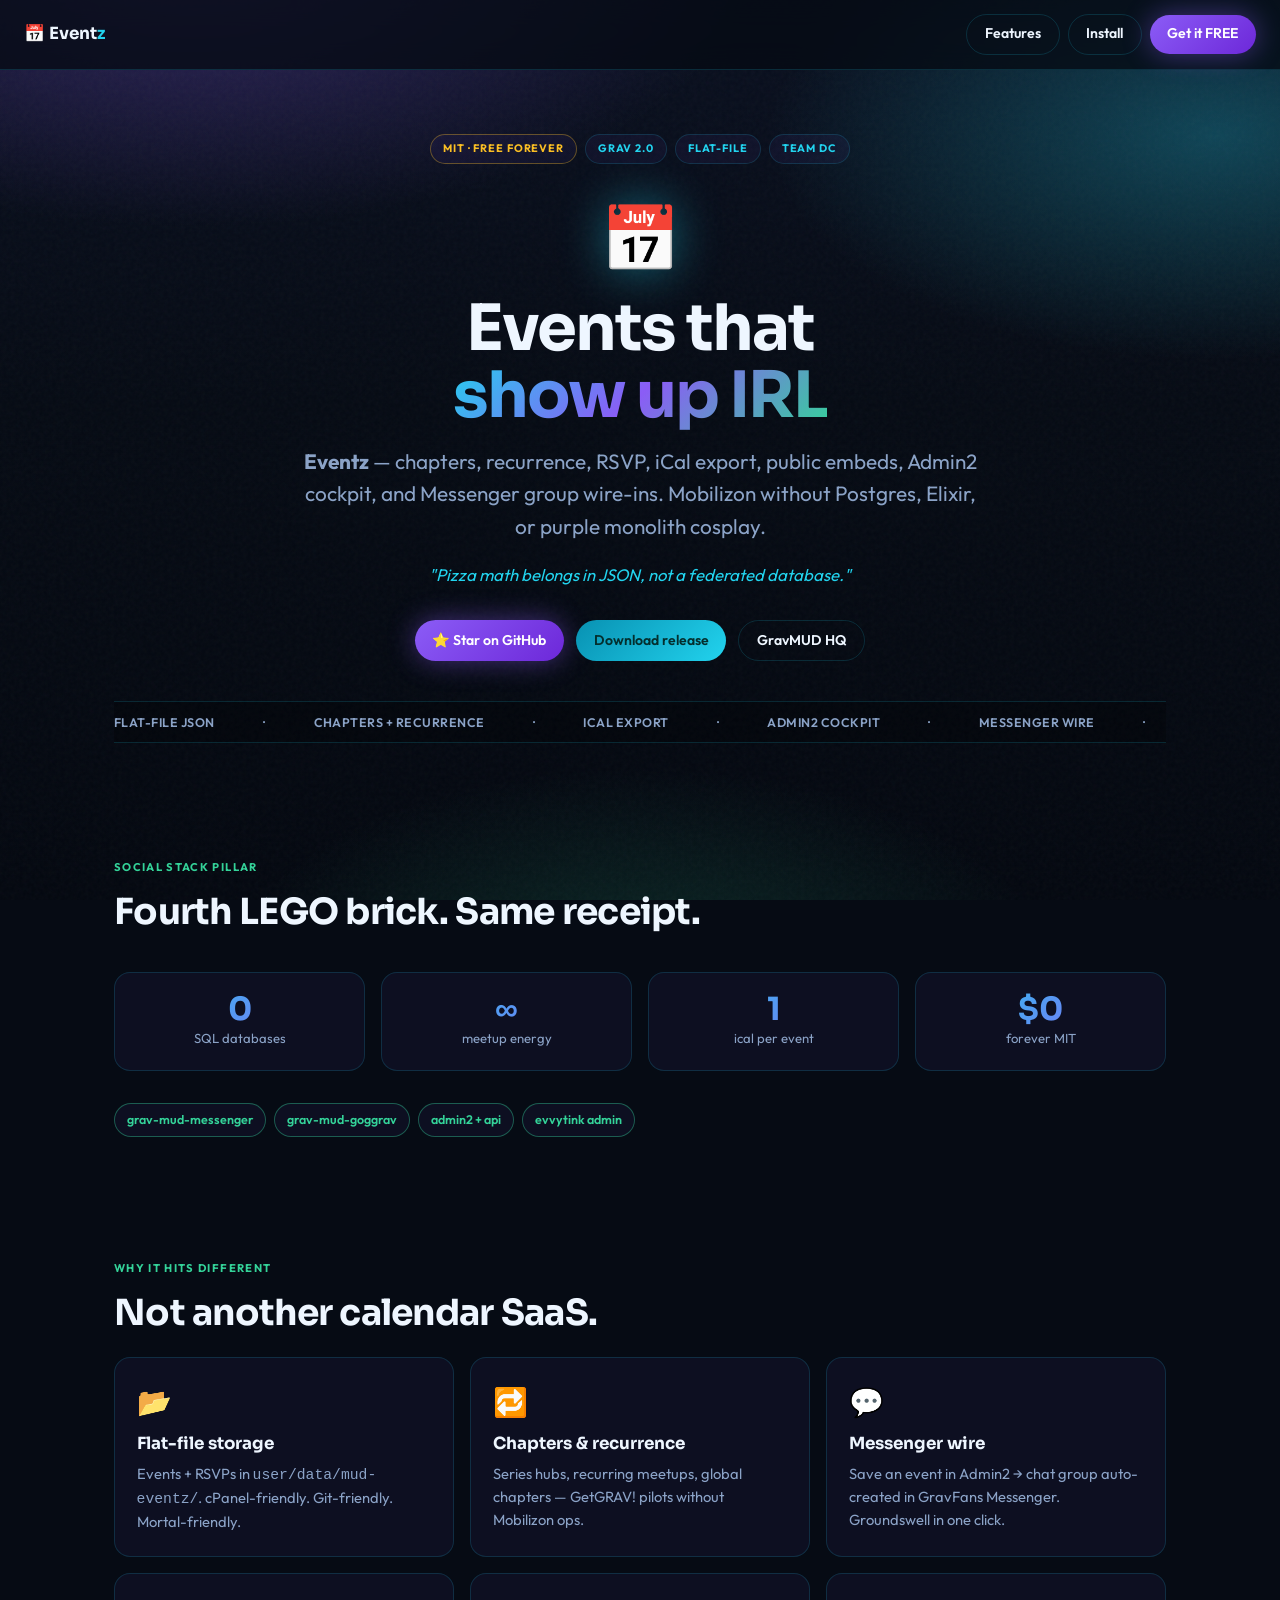
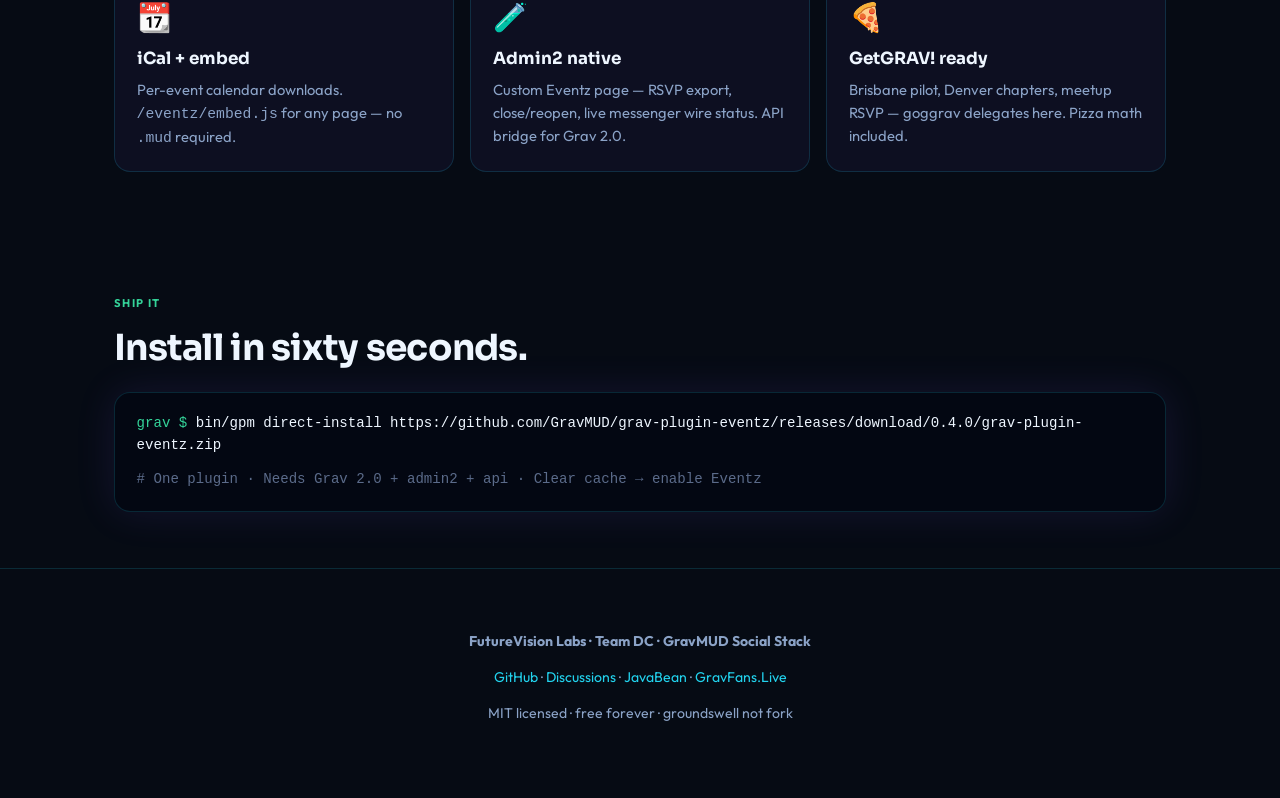
<file: docs/index.html>
<!DOCTYPE html>
<html lang="en">
<head>
  <meta charset="utf-8">
  <meta name="viewport" content="width=device-width, initial-scale=1">
  <title>Eventz for Grav — Flat-file events + RSVP</title>
  <meta name="description" content="Mobilizon energy without the monolith. Chapters, recurrence, iCal, Admin2 cockpit, Messenger wire-ins. MIT · Team DC.">
  <meta property="og:title" content="Eventz for Grav">
  <meta property="og:description" content="Show up IRL. RSVP in JSON. Pizza math included. 📅">
  <link rel="preconnect" href="https://fonts.googleapis.com">
  <link rel="preconnect" href="https://fonts.gstatic.com" crossorigin>
  <link href="https://fonts.googleapis.com/css2?family=Outfit:wght@500;600;700&family=Sora:wght@600;700&display=swap" rel="stylesheet">
  <style>
    :root {
      --bg: #060b14;
      --fg: #eef6ff;
      --muted: #8ba3c7;
      --violet: #8b5cf6;
      --cyan: #22d3ee;
      --mint: #34d399;
      --gold: #fbbf24;
      --card: rgba(139, 92, 246, 0.06);
      --border: rgba(34, 211, 238, 0.16);
      --glow: rgba(139, 92, 246, 0.45);
    }
    * { box-sizing: border-box; }
    html { scroll-behavior: smooth; }
    body {
      margin: 0;
      font-family: 'Outfit', ui-sans-serif, system-ui, sans-serif;
      background: var(--bg);
      color: var(--fg);
      line-height: 1.55;
      overflow-x: hidden;
    }
    body::before {
      content: '';
      position: fixed;
      inset: 0;
      background:
        radial-gradient(ellipse 80% 55% at 15% -5%, rgba(139, 92, 246, 0.32), transparent 55%),
        radial-gradient(ellipse 70% 50% at 95% 15%, rgba(34, 211, 238, 0.28), transparent 50%),
        radial-gradient(ellipse 60% 45% at 50% 110%, rgba(52, 211, 153, 0.18), transparent 55%),
        linear-gradient(180deg, #0a1020 0%, var(--bg) 45%, #040810 100%);
      z-index: -2;
      animation: aurora 20s ease-in-out infinite alternate;
    }
    @keyframes aurora {
      0% { filter: hue-rotate(0deg); }
      100% { filter: hue-rotate(18deg); }
    }
    .grain {
      position: fixed;
      inset: 0;
      opacity: 0.035;
      background-image: url("data:image/svg+xml,%3Csvg viewBox='0 0 256 256' xmlns='http://www.w3.org/2000/svg'%3E%3Cfilter id='n'%3E%3CfeTurbulence type='fractalNoise' baseFrequency='0.85' numOctaves='4' stitchTiles='stitch'/%3E%3C/filter%3E%3Crect width='100%25' height='100%25' filter='url(%23n)'/%3E%3C/svg%3E");
      pointer-events: none;
      z-index: -1;
    }
    .nav {
      position: sticky;
      top: 0;
      z-index: 50;
      display: flex;
      align-items: center;
      justify-content: space-between;
      gap: 1rem;
      padding: 0.85rem 1.5rem;
      backdrop-filter: blur(14px);
      background: rgba(6, 11, 20, 0.78);
      border-bottom: 1px solid var(--border);
    }
    .logo {
      font-family: 'Sora', sans-serif;
      font-weight: 700;
      font-size: 1.05rem;
      text-decoration: none;
      color: var(--fg);
    }
    .logo span { color: var(--cyan); }
    .nav-links { display: flex; flex-wrap: wrap; gap: 0.5rem; align-items: center; }
    .btn {
      display: inline-flex;
      align-items: center;
      gap: 0.35rem;
      padding: 0.55rem 1.1rem;
      border-radius: 999px;
      font-weight: 600;
      font-size: 0.88rem;
      text-decoration: none;
      transition: transform 0.15s ease, box-shadow 0.15s ease;
      border: none;
      cursor: pointer;
      font-family: inherit;
    }
    .btn:hover { transform: translateY(-2px); }
    .btn-violet {
      background: linear-gradient(135deg, var(--violet), #6d28d9);
      color: #fff;
      box-shadow: 0 0 28px var(--glow);
    }
    .btn-cyan {
      background: linear-gradient(135deg, #0891b2, var(--cyan));
      color: #042f2e;
    }
    .btn-ghost {
      background: transparent;
      color: var(--fg);
      border: 1px solid var(--border);
    }
    .hero {
      max-width: 1100px;
      margin: 0 auto;
      padding: 4rem 1.5rem 3rem;
      text-align: center;
    }
    .pill-row {
      display: flex;
      flex-wrap: wrap;
      justify-content: center;
      gap: 0.5rem;
      margin-bottom: 1.5rem;
    }
    .pill {
      font-size: 0.68rem;
      font-weight: 700;
      letter-spacing: 0.08em;
      text-transform: uppercase;
      padding: 0.35rem 0.75rem;
      border-radius: 999px;
      border: 1px solid var(--border);
      background: var(--card);
      color: var(--cyan);
    }
    .pill.hot { color: var(--gold); border-color: rgba(251, 191, 36, 0.35); }
    .cal {
      font-size: 4rem;
      display: block;
      margin-bottom: 0.5rem;
      animation: floatCal 4s ease-in-out infinite;
      filter: drop-shadow(0 0 24px rgba(34, 211, 238, 0.45));
    }
    @keyframes floatCal {
      0%, 100% { transform: translateY(0) rotate(-2deg); }
      50% { transform: translateY(-10px) rotate(2deg); }
    }
    h1 {
      font-family: 'Sora', sans-serif;
      font-size: clamp(2.4rem, 8vw, 4rem);
      font-weight: 700;
      line-height: 1.05;
      margin: 0 0 1rem;
      letter-spacing: -0.03em;
    }
    h1 .gradient {
      background: linear-gradient(135deg, var(--cyan), var(--violet), var(--mint));
      -webkit-background-clip: text;
      background-clip: text;
      color: transparent;
    }
    .hero-sub {
      font-size: clamp(1.05rem, 2.5vw, 1.3rem);
      color: var(--muted);
      max-width: 680px;
      margin: 0 auto 1.25rem;
    }
    .hero-quote {
      font-style: italic;
      font-size: 1.05rem;
      color: var(--cyan);
      margin-bottom: 2rem;
    }
    .hero-actions { display: flex; flex-wrap: wrap; justify-content: center; gap: 0.75rem; }
    .ticker-wrap {
      overflow: hidden;
      border-block: 1px solid var(--border);
      background: rgba(0,0,0,0.25);
      padding: 0.65rem 0;
      margin: 2.5rem 0 0;
    }
    .ticker {
      display: flex;
      gap: 3rem;
      animation: ticker 32s linear infinite;
      white-space: nowrap;
      font-size: 0.78rem;
      font-weight: 600;
      letter-spacing: 0.04em;
      text-transform: uppercase;
      color: var(--muted);
    }
    @keyframes ticker {
      0% { transform: translateX(0); }
      100% { transform: translateX(-50%); }
    }
    section { max-width: 1100px; margin: 0 auto; padding: 3.5rem 1.5rem; }
    .section-label {
      font-size: 0.7rem;
      font-weight: 700;
      letter-spacing: 0.12em;
      text-transform: uppercase;
      color: var(--mint);
      margin-bottom: 0.5rem;
    }
    h2 {
      font-family: 'Sora', sans-serif;
      font-size: clamp(1.6rem, 4vw, 2.25rem);
      margin: 0 0 1rem;
      letter-spacing: -0.02em;
    }
    .stats {
      display: grid;
      grid-template-columns: repeat(auto-fit, minmax(140px, 1fr));
      gap: 1rem;
      margin: 2rem 0;
    }
    .stat {
      text-align: center;
      padding: 1.25rem 0.75rem;
      border-radius: 1rem;
      border: 1px solid var(--border);
      background: var(--card);
    }
    .stat b {
      display: block;
      font-family: 'Sora', sans-serif;
      font-size: 2rem;
      line-height: 1;
      background: linear-gradient(135deg, var(--cyan), var(--violet));
      -webkit-background-clip: text;
      background-clip: text;
      color: transparent;
    }
    .stat span { font-size: 0.82rem; color: var(--muted); }
    .grid-3 {
      display: grid;
      grid-template-columns: repeat(auto-fit, minmax(260px, 1fr));
      gap: 1rem;
    }
    .feature {
      padding: 1.35rem;
      border-radius: 1rem;
      border: 1px solid var(--border);
      background: var(--card);
      transition: border-color 0.2s, transform 0.2s;
    }
    .feature:hover {
      border-color: rgba(139, 92, 246, 0.45);
      transform: translateY(-3px);
    }
    .feature-icon { font-size: 1.75rem; margin-bottom: 0.5rem; }
    .feature h3 {
      font-family: 'Sora', sans-serif;
      margin: 0 0 0.4rem;
      font-size: 1.05rem;
    }
    .feature p { margin: 0; color: var(--muted); font-size: 0.92rem; }
    .stack-row {
      display: flex;
      flex-wrap: wrap;
      gap: 0.5rem;
      margin-top: 1rem;
    }
    .stack-chip {
      padding: 0.4rem 0.75rem;
      border-radius: 999px;
      font-size: 0.78rem;
      font-weight: 600;
      border: 1px solid var(--border);
      background: var(--card);
    }
    .stack-chip.ok { border-color: rgba(52, 211, 153, 0.4); color: var(--mint); }
    .terminal {
      background: #030712;
      border: 1px solid var(--border);
      border-radius: 1rem;
      padding: 1.25rem 1.35rem;
      font-family: ui-monospace, 'Cascadia Code', Consolas, monospace;
      font-size: 0.88rem;
      box-shadow: 0 0 40px rgba(139, 92, 246, 0.12);
    }
    .terminal .prompt { color: var(--mint); }
    .terminal .comment { color: #5b6b8a; margin-top: 0.75rem; display: block; }
    footer {
      text-align: center;
      padding: 3rem 1.5rem 4rem;
      border-top: 1px solid var(--border);
      color: var(--muted);
      font-size: 0.88rem;
    }
    footer a { color: var(--cyan); text-decoration: none; }
    footer a:hover { text-decoration: underline; }
    @media (max-width: 600px) {
      .nav-links .btn-ghost { display: none; }
    }
  </style>
</head>
<body>
  <div class="grain" aria-hidden="true"></div>

  <nav class="nav">
    <a class="logo" href="#">📅 Event<span>z</span></a>
    <div class="nav-links">
      <a class="btn btn-ghost" href="#features">Features</a>
      <a class="btn btn-ghost" href="#install">Install</a>
      <a class="btn btn-violet" href="https://github.com/GravMUD/grav-plugin-eventz/releases">Get it FREE</a>
    </div>
  </nav>

  <header class="hero">
    <div class="pill-row">
      <span class="pill hot">MIT · Free forever</span>
      <span class="pill">Grav 2.0</span>
      <span class="pill">Flat-file</span>
      <span class="pill">Team DC</span>
    </div>
    <span class="cal" aria-hidden="true">📅</span>
    <h1>Events that<br><span class="gradient">show up IRL</span></h1>
    <p class="hero-sub"><strong>Eventz</strong> — chapters, recurrence, RSVP, iCal export, public embeds, Admin2 cockpit, and Messenger group wire-ins. Mobilizon without Postgres, Elixir, or purple monolith cosplay.</p>
    <p class="hero-quote">"Pizza math belongs in JSON, not a federated database."</p>
    <div class="hero-actions">
      <a class="btn btn-violet" href="https://github.com/GravMUD/grav-plugin-eventz">⭐ Star on GitHub</a>
      <a class="btn btn-cyan" href="https://github.com/GravMUD/grav-plugin-eventz/releases">Download release</a>
      <a class="btn btn-ghost" href="https://gravmud.site">GravMUD HQ</a>
    </div>
    <div class="ticker-wrap" aria-hidden="true">
      <div class="ticker">
        <span>flat-file JSON</span><span>·</span><span>chapters + recurrence</span><span>·</span><span>ical export</span><span>·</span><span>admin2 cockpit</span><span>·</span><span>messenger wire</span><span>·</span><span>embed.js</span><span>·</span><span>no .mud required</span><span>·</span><span>getgrav meetups</span><span>·</span>
        <span>flat-file JSON</span><span>·</span><span>chapters + recurrence</span><span>·</span><span>ical export</span><span>·</span><span>admin2 cockpit</span><span>·</span><span>messenger wire</span><span>·</span><span>embed.js</span><span>·</span><span>no .mud required</span><span>·</span><span>getgrav meetups</span><span>·</span>
      </div>
    </div>
  </header>

  <section>
    <p class="section-label">Social stack pillar</p>
    <h2>Fourth LEGO brick. Same receipt.</h2>
    <div class="stats">
      <div class="stat"><b>0</b><span>SQL databases</span></div>
      <div class="stat"><b>∞</b><span>meetup energy</span></div>
      <div class="stat"><b>1</b><span>ical per event</span></div>
      <div class="stat"><b>$0</b><span>forever MIT</span></div>
    </div>
    <div class="stack-row">
      <span class="stack-chip ok">grav-mud-messenger</span>
      <span class="stack-chip ok">grav-mud-goggrav</span>
      <span class="stack-chip ok">admin2 + api</span>
      <span class="stack-chip ok">evvytink admin</span>
    </div>
  </section>

  <section id="features">
    <p class="section-label">Why it hits different</p>
    <h2>Not another calendar SaaS.</h2>
    <div class="grid-3">
      <div class="feature">
        <div class="feature-icon">📂</div>
        <h3>Flat-file storage</h3>
        <p>Events + RSVPs in <code>user/data/mud-eventz/</code>. cPanel-friendly. Git-friendly. Mortal-friendly.</p>
      </div>
      <div class="feature">
        <div class="feature-icon">🔁</div>
        <h3>Chapters &amp; recurrence</h3>
        <p>Series hubs, recurring meetups, global chapters — GetGRAV! pilots without Mobilizon ops.</p>
      </div>
      <div class="feature">
        <div class="feature-icon">💬</div>
        <h3>Messenger wire</h3>
        <p>Save an event in Admin2 → chat group auto-created in GravFans Messenger. Groundswell in one click.</p>
      </div>
      <div class="feature">
        <div class="feature-icon">📆</div>
        <h3>iCal + embed</h3>
        <p>Per-event calendar downloads. <code>/eventz/embed.js</code> for any page — no <code>.mud</code> required.</p>
      </div>
      <div class="feature">
        <div class="feature-icon">🧪</div>
        <h3>Admin2 native</h3>
        <p>Custom Eventz page — RSVP export, close/reopen, live messenger wire status. API bridge for Grav 2.0.</p>
      </div>
      <div class="feature">
        <div class="feature-icon">🍕</div>
        <h3>GetGRAV! ready</h3>
        <p>Brisbane pilot, Denver chapters, meetup RSVP — goggrav delegates here. Pizza math included.</p>
      </div>
    </div>
  </section>

  <section id="install">
    <p class="section-label">Ship it</p>
    <h2>Install in sixty seconds.</h2>
    <div class="terminal">
      <span class="prompt">grav $</span> bin/gpm direct-install https://github.com/GravMUD/grav-plugin-eventz/releases/download/0.4.0/grav-plugin-eventz.zip<br>
      <span class="comment"># One plugin · Needs Grav 2.0 + admin2 + api · Clear cache → enable Eventz</span>
    </div>
  </section>

  <footer>
    <p><strong>FutureVision Labs · Team DC · GravMUD Social Stack</strong></p>
    <p>
      <a href="https://github.com/GravMUD/grav-plugin-eventz">GitHub</a> ·
      <a href="https://github.com/GravMUD/grav-plugin-eventz/discussions">Discussions</a> ·
      <a href="https://javabean.gravmud.site">JavaBean</a> ·
      <a href="https://gravfans.live">GravFans.Live</a>
    </p>
    <p>MIT licensed · free forever · groundswell not fork</p>
  </footer>
</body>
</html>
</file>
